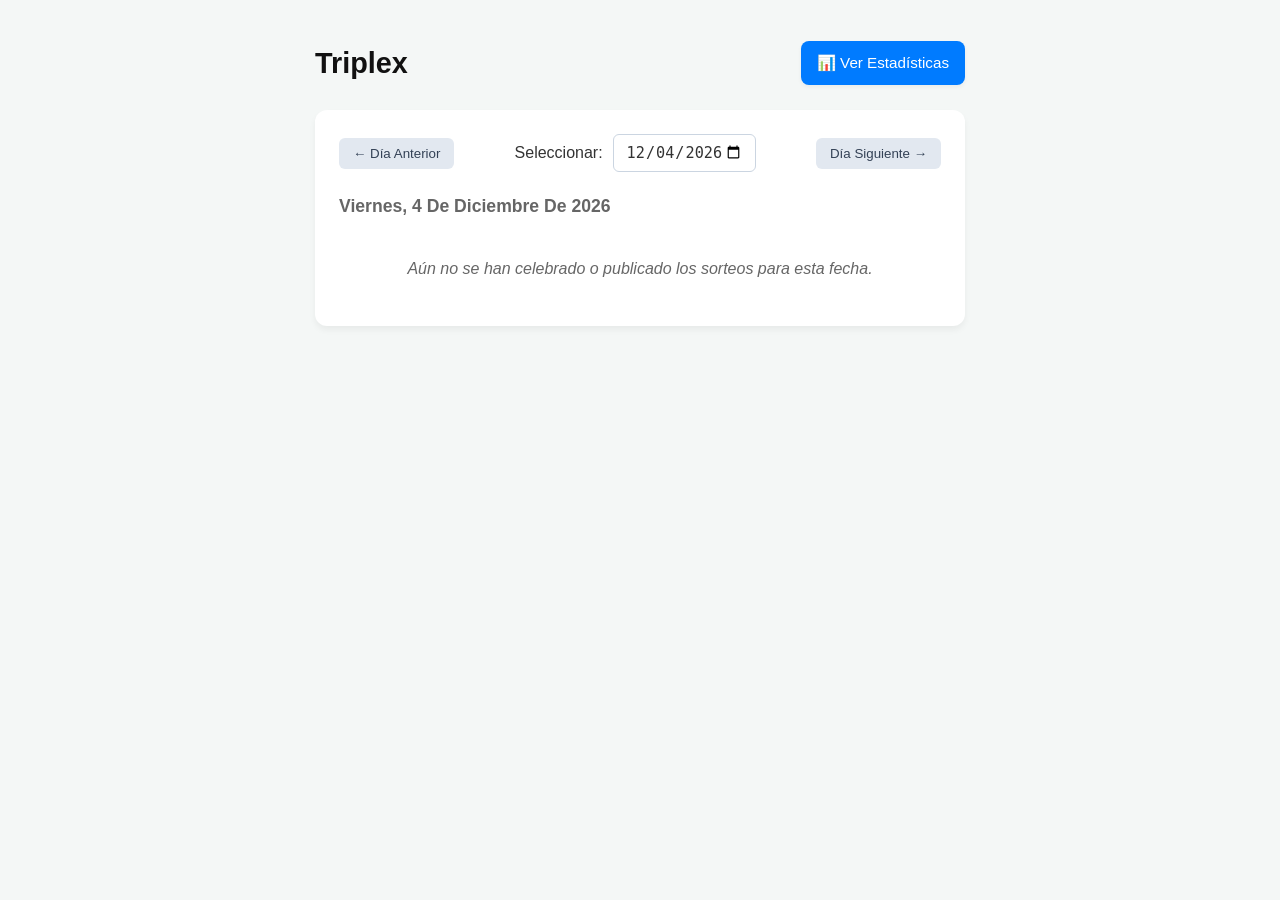
<file: index.html>
<!DOCTYPE html>
<html lang="es">
<head>
    <meta charset="UTF-8">
    <meta name="viewport" content="width=device-width, initial-scale=1.0">
    <title>Resultados Triplex</title>
    <style>
        :root {
            --primary-color: #007bff;
            --primary-hover: #0056b3;
            --bg-color: #f4f7f6;
            --card-bg: #ffffff;
            --text-color: #333333;
            --text-secondary: #666666;
            --border-color: #edf2f7;
        }

        body {
            font-family: -apple-system, BlinkMacSystemFont, "Segoe UI", Roboto, Helvetica, Arial, sans-serif;
            max-width: 650px;
            margin: 40px auto;
            padding: 0 20px;
            background-color: var(--bg-color);
            color: var(--text-color);
            line-height: 1.6;
        }

        header {
            display: flex;
            justify-content: space-between;
            align-items: center;
            margin-bottom: 24px;
        }

        h1 {
            margin: 0;
            font-size: 1.8rem;
            color: #111;
        }

        .btn-stats {
            background-color: var(--primary-color);
            color: white;
            padding: 10px 16px;
            border-radius: 8px;
            text-decoration: none;
            font-weight: 500;
            font-size: 0.95rem;
            transition: background 0.2s ease;
            box-shadow: 0 2px 4px rgba(0,0,0,0.05);
        }

        .btn-stats:hover {
            background-color: var(--primary-hover);
        }

        .card {
            background-color: var(--card-bg);
            padding: 24px;
            border-radius: 12px;
            box-shadow: 0 4px 6px rgba(0,0,0,0.05);
            margin-bottom: 20px;
        }

        .controls {
            display: flex;
            justify-content: space-between;
            align-items: center;
            margin-bottom: 20px;
            gap: 10px;
            flex-wrap: wrap;
        }

        .date-picker-wrapper {
            display: flex;
            align-items: center;
            gap: 10px;
        }

        input[type="date"] {
            padding: 8px 12px;
            border: 1px solid #cbd5e1;
            border-radius: 6px;
            font-size: 0.95rem;
            background-color: #fff;
            color: var(--text-color);
        }

        .btn-nav {
            background-color: #e2e8f0;
            border: none;
            padding: 8px 14px;
            border-radius: 6px;
            cursor: pointer;
            font-weight: 500;
            color: #334155;
            transition: background 0.2s;
        }

        .btn-nav:hover {
            background-color: #cbd5e1;
        }

        .date-title {
            font-size: 1.1rem;
            color: var(--text-secondary);
            margin-top: 0;
            margin-bottom: 16px;
            text-transform: capitalize;
            font-weight: 600;
        }

        .sorteos-list {
            display: flex;
            flex-direction: column;
            gap: 12px;
        }

        .sorteo-item {
            display: flex;
            justify-content: space-between;
            align-items: center;
            padding: 12px 16px;
            background-color: #fafbfc;
            border: 1px solid var(--border-color);
            border-radius: 8px;
        }

        .sorteo-label {
            font-weight: 600;
            color: var(--text-secondary);
        }

        .sorteo-number {
            font-size: 1.3rem;
            font-weight: bold;
            letter-spacing: 2px;
            color: #111;
            background-color: #e9ecef;
            padding: 4px 12px;
            border-radius: 6px;
        }

        .status-message {
            text-align: center;
            color: var(--text-secondary);
            font-style: italic;
            padding: 20px 0;
        }

        .official-link-container {
            margin-top: 20px;
            text-align: right;
        }

        .official-link {
            color: var(--primary-color);
            text-decoration: none;
            font-size: 0.9rem;
        }

        .official-link:hover {
            text-decoration: underline;
        }
    </style>
</head>
<body>

    <header>
        <h1>Triplex</h1>
        <a href="stats.html" class="btn-stats">📊 Ver Estadísticas</a>
    </header>

    <div class="card">
        <!-- Controles para cambiar de día -->
        <div class="controls">
            <button id="btn-ayer" class="btn-nav">← Día Anterior</button>
            <div class="date-picker-wrapper">
                <label for="selector-fecha">Seleccionar:</label>
                <input type="date" id="selector-fecha">
            </div>
            <button id="btn-mañana" class="btn-nav">Día Siguiente →</button>
        </div>

        <h2 id="fecha-actual" class="date-title">Cargando fecha...</h2>
        <div id="resultados-container" class="status-message">
            Cargando resultados...
        </div>
        <div id="enlace-oficial-container" class="official-link-container" style="display: none;">
            <a id="link-oficial" href="#" target="_blank" class="official-link">Ver fuente oficial de la ONCE ↗</a>
        </div>
    </div>

    <script>
        let historicoData = {};

        // Función segura para obtener la fecha local exacta YYYY-MM-DD sin desfases de UTC
        function obtenerFechaLocalStr(date = new Date()) {
            const year = date.getFullYear();
            const month = String(date.getMonth() + 1).padStart(2, '0');
            const day = String(date.getDate()).padStart(2, '0');
            return `${year}-${month}-${day}`;
        }

        async function inicializar() {
            try {
                const response = await fetch('data/historico2026.json');
                if (!response.ok) throw new Error('No se pudo cargar el archivo histórico');
                
                historicoData = await response.json();

                const hoyStr = obtenerFechaLocalStr();

                const inputFecha = document.getElementById('selector-fecha');
                inputFecha.value = hoyStr;
                inputFecha.max = hoyStr; // Limitar selección hasta hoy

                mostrarResultados(hoyStr);

                inputFecha.addEventListener('change', (e) => {
                    mostrarResultados(e.target.value);
                });

                document.getElementById('btn-ayer').addEventListener('click', () => {
                    cambiarDias(-1);
                });

                document.getElementById('btn-mañana').addEventListener('click', () => {
                    cambiarDias(1);
                });

            } catch (error) {
                console.error("Error al cargar el histórico:", error);
                document.getElementById('resultados-container').innerHTML = 'No se pudo cargar el archivo <code>data/historico2026.json</code>.';
            }
        }

        function cambiarDias(offset) {
            const inputFecha = document.getElementById('selector-fecha');
            if (!inputFecha.value) return;

            const [year, month, day] = inputFecha.value.split('-').map(Number);
            // Creamos la fecha respetando estrictamente el huso horario local
            const fechaActual = new Date(year, month - 1, day);
            fechaActual.setDate(fechaActual.getDate() + offset);

            const nuevaFechaStr = obtenerFechaLocalStr(fechaActual);
            
            // No permitir ir más allá de hoy
            const hoyStr = obtenerFechaLocalStr();
            if (nuevaFechaStr > hoyStr) return;

            inputFecha.value = nuevaFechaStr;
            mostrarResultados(nuevaFechaStr);
        }

        function mostrarResultados(dateStr) {
            const container = document.getElementById('resultados-container');
            const fechaTitulo = document.getElementById('fecha-actual');
            const enlaceContainer = document.getElementById('enlace-oficial-container');
            const linkOficial = document.getElementById('link-oficial');

            // Formatear título amigable evitando problemas de desfase de zona horaria
            const [year, month, day] = dateStr.split('-').map(Number);
            const fechaObj = new Date(year, month - 1, day);
            const opcionesFecha = { weekday: 'long', year: 'numeric', month: 'long', day: 'numeric' };
            fechaTitulo.innerText = fechaObj.toLocaleDateString('es-ES', opcionesFecha);

            const datosDia = historicoData[dateStr];

            if (datosDia && datosDia.values && datosDia.values.some(v => v !== null)) {
                let html = '<div class="sorteos-list">';
                const nombresSorteos = [
                    "Primer Sorteo",
                    "Segundo Sorteo",
                    "Tercer Sorteo",
                    "Cuarto Sorteo",
                    "Quinto Sorteo"
                ];

                datosDia.values.forEach((valor, index) => {
                    if (valor) {
                        html += `
                            <div class="sorteo-item">
                                <span class="sorteo-label">${nombresSorteos[index]}</span>
                                <span class="sorteo-number">${valor}</span>
                            </div>
                        `;
                    }
                });
                html += '</div>';

                container.innerHTML = html;

                if (datosDia.officialUrl) {
                    linkOficial.href = datosDia.officialUrl;
                    enlaceContainer.style.display = 'block';
                } else {
                    enlaceContainer.style.display = 'none';
                }

            } else {
                container.innerHTML = 'Aún no se han celebrado o publicado los sorteos para esta fecha.';
                enlaceContainer.style.display = 'none';
            }
        }

        inicializar();
    </script>
</body>
</html>
</file>
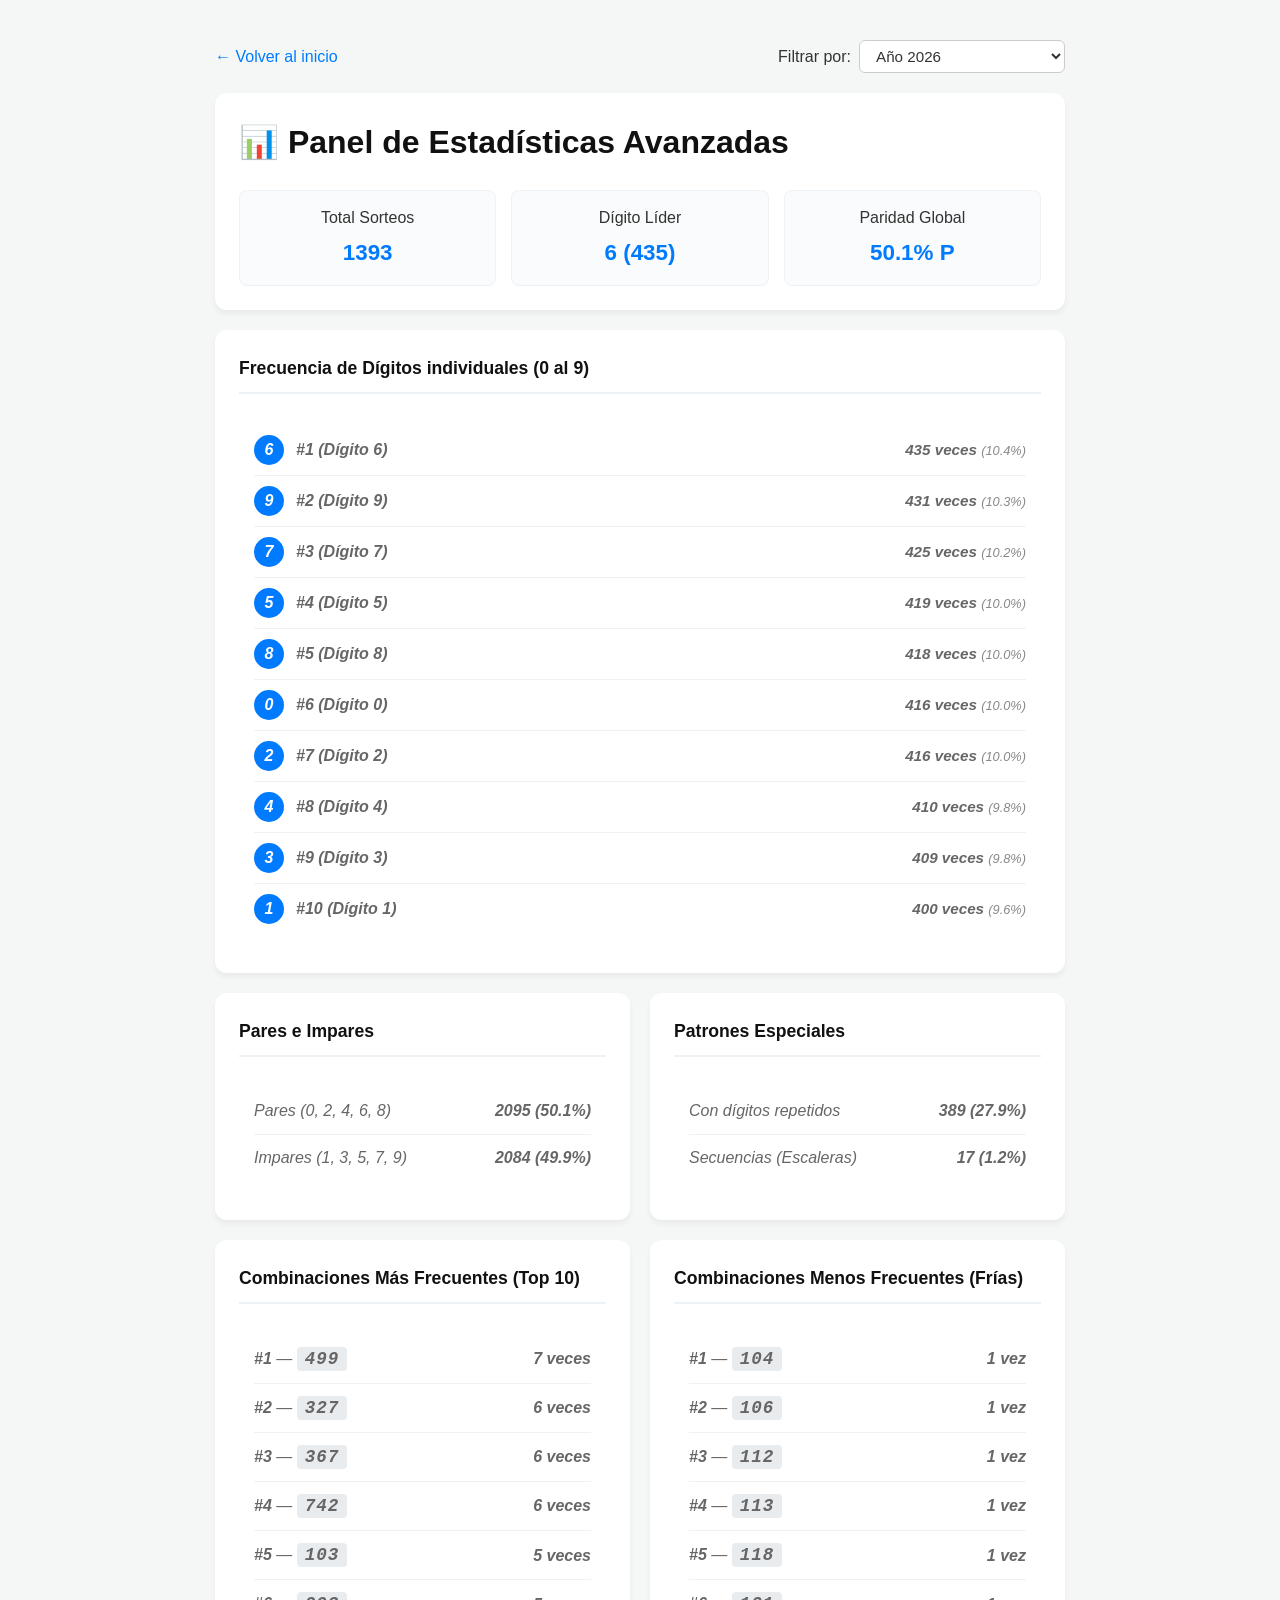
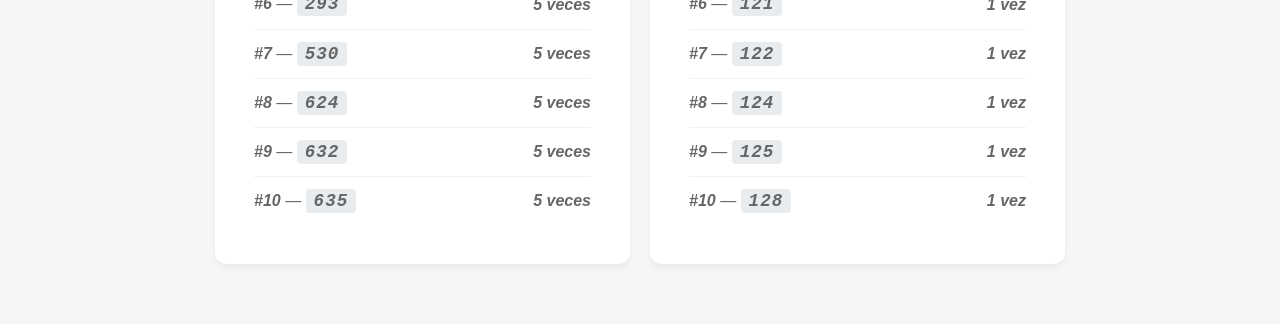
<file: stats.html>
<!DOCTYPE html>
<html lang="es">
<head>
    <meta charset="UTF-8">
    <meta name="viewport" content="width=device-width, initial-scale=1.0">
    <title>Estadísticas Avanzadas - Triplex</title>
    <style>
        :root {
            --primary-color: #007bff;
            --bg-color: #f4f7f6;
            --card-bg: #ffffff;
            --text-color: #333333;
            --text-secondary: #666666;
            --border-color: #edf2f7;
        }

        body {
            font-family: -apple-system, BlinkMacSystemFont, "Segoe UI", Roboto, Helvetica, Arial, sans-serif;
            max-width: 850px;
            margin: 40px auto;
            padding: 0 20px;
            background-color: var(--bg-color);
            color: var(--text-color);
            line-height: 1.6;
        }

        .header-container {
            display: flex;
            justify-content: space-between;
            align-items: center;
            flex-wrap: wrap;
            gap: 15px;
            margin-bottom: 20px;
        }

        .back-link { 
            text-decoration: none; 
            color: var(--primary-color); 
            font-weight: 500; 
        }
        .back-link:hover { text-decoration: underline; }

        .filter-container {
            display: flex;
            align-items: center;
            gap: 8px;
            font-weight: 500;
        }

        .filter-container select {
            padding: 6px 12px;
            border-radius: 6px;
            border: 1px solid #ccc;
            background-color: white;
            font-size: 0.95rem;
            color: var(--text-color);
            cursor: pointer;
        }

        .card { 
            background: var(--card-bg); 
            padding: 24px; 
            border-radius: 12px; 
            box-shadow: 0 4px 6px rgba(0,0,0,0.05); 
            margin-bottom: 20px; 
        }

        h1, h2 { margin-top: 0; color: #111; }
        h2 { font-size: 1.1rem; border-bottom: 2px solid var(--border-color); padding-bottom: 10px; margin-bottom: 16px; }

        .summary-box {
            display: flex;
            justify-content: space-around;
            text-align: center;
            gap: 15px;
            flex-wrap: wrap;
        }

        .summary-item {
            background: #fafbfc;
            padding: 14px;
            border-radius: 8px;
            border: 1px solid var(--border-color);
            flex: 1;
            min-width: 130px;
        }

        .summary-number {
            font-size: 1.4rem;
            font-weight: bold;
            color: var(--primary-color);
            display: block;
            margin-top: 5px;
        }

        .stat-row { 
            display: flex; 
            align-items: center; 
            justify-content: space-between; 
            padding: 10px 0; 
            border-bottom: 1px solid var(--border-color); 
        }
        .stat-row:last-child { border-bottom: none; }

        .digit-info {
            display: flex;
            align-items: center;
            gap: 12px;
            font-weight: 600;
        }

        .digit-badge { 
            background: var(--primary-color); 
            color: white; 
            width: 30px; 
            height: 30px; 
            display: inline-flex; 
            align-items: center; 
            justify-content: center; 
            border-radius: 50%; 
            font-weight: bold; 
        }

        .stat-count {
            text-align: right;
            font-size: 0.95rem;
            color: var(--text-secondary);
        }

        .grid-2 {
            display: grid;
            grid-template-columns: 1fr 1fr;
            gap: 20px;
        }

        @media (max-width: 700px) {
            .grid-2 { grid-template-columns: 1fr; }
        }

        .loading { color: var(--text-secondary); font-style: italic; text-align: center; padding: 15px; }
        
        .number-badge {
            font-family: monospace;
            font-size: 1.1rem;
            font-weight: bold;
            background: #e9ecef;
            padding: 2px 8px;
            border-radius: 4px;
            letter-spacing: 1px;
        }
    </style>
</head>
<body>

    <div class="header-container">
        <a href="index.html" class="back-link">← Volver al inicio</a>
        <div class="filter-container">
            <label for="filterSelect">Filtrar por:</label>
            <select id="filterSelect" onchange="cargarEstadisticasAvanzadas()">
                <option value="semana">Última semana</option>
                <option value="mes">Este mes</option>
                <option value="2026" selected>Año 2026</option>
                <option value="todos">Todos los años (Global)</option>
            </select>
        </div>
    </div>
    
    <div class="card">
        <h1>📊 Panel de Estadísticas Avanzadas</h1>
        <p id="total-sorteos" class="loading">Cargando y analizando datos históricos...</p>
        
        <div class="summary-box" id="summary-container" style="display: none;">
            <div class="summary-item">
                <span>Total Sorteos</span>
                <span id="lbl-total-sorteos" class="summary-number">0</span>
            </div>
            <div class="summary-item">
                <span>Dígito Líder</span>
                <span id="lbl-top-digit" class="summary-number">-</span>
            </div>
            <div class="summary-item">
                <span>Paridad Global</span>
                <span id="lbl-par-impar" class="summary-number">-</span>
            </div>
        </div>
    </div>

    <div class="card">
        <h2>Frecuencia de Dígitos individuales (0 al 9)</h2>
        <div id="ranking-container" class="loading">Calculando frecuencias...</div>
    </div>

    <div class="grid-2">
        <div class="card">
            <h2>Pares e Impares</h2>
            <div id="paridad-container" class="loading">Calculando paridad...</div>
        </div>

        <div class="card">
            <h2>Patrones Especiales</h2>
            <div id="patrones-container" class="loading">Calculando patrones...</div>
        </div>
    </div>

    <div class="grid-2">
        <div class="card">
            <h2>Combinaciones Más Frecuentes (Top 10)</h2>
            <div id="sorteos-repetidos-container" class="loading">Calculando combinaciones...</div>
        </div>

        <div class="card">
            <h2>Combinaciones Menos Frecuentes (Frías)</h2>
            <div id="sorteos-frios-container" class="loading">Calculando combinaciones...</div>
        </div>
    </div>

    <script>
        async function cargarEstadisticasAvanzadas() {
            const filtro = document.getElementById('filterSelect').value;
            const containerSorteos = document.getElementById('total-sorteos');
            containerSorteos.style.display = 'block';
            containerSorteos.innerText = 'Cargando y analizando datos históricos...';
            document.getElementById('summary-container').style.display = 'none';

            try {
                // Descargamos el histórico de 2026 (y se pueden añadir más en el futuro ej: historico2027.json)
                const archivosACargar = ['data/historico2026.json'];
                let historicoGlobal = {};

                for (const archivo of archivosACargar) {
                    try {
                        const response = await fetch(archivo);
                        if (response.ok) {
                            const datosAnio = await response.json();
                            historicoGlobal = { ...historicoGlobal, ...datosAnio };
                        }
                    } catch (e) {
                        console.warn(`No se pudo cargar el archivo: ${archivo}`);
                    }
                }

                // Filtrar datos según la opción seleccionada del desplegable
                const fechasFiltradas = Object.keys(historicoGlobal).filter(fechaStr => {
                    const [y, m, d] = fechaStr.split('-').map(Number);
                    const fechaItem = new Date(y, m - 1, d);
                    const ahora = new Date();

                    if (filtro === 'semana') {
                        const hace7Dias = new Date();
                        hace7Dias.setDate(ahora.getDate() - 7);
                        return fechaItem >= hace7Dias && fechaItem <= ahora;
                    } else if (filtro === 'mes') {
                        return m === (ahora.getMonth() + 1) && y === ahora.getFullYear();
                    } else if (filtro !== 'todos') {
                        // Es un año específico (ej: "2026")
                        return y.toString() === filtro;
                    }
                    return true; // "todos"
                });

                const frecuencias = { 0:0, 1:0, 2:0, 3:0, 4:0, 5:0, 6:0, 7:0, 8:0, 9:0 };
                const combinacionesCompletas = {};
                let totalSorteosValidos = 0;
                let totalDigitosAnalizados = 0;
                let paresCount = 0;
                let imparesCount = 0;
                let doblesCount = 0;
                let escalerasCount = 0;

                fechasFiltradas.forEach(fecha => {
                    const item = historicoGlobal[fecha];
                    if (item && item.values) {
                        item.values.forEach(sorteo => {
                            if (sorteo && sorteo.length === 3) {
                                totalSorteosValidos++;
                                
                                combinacionesCompletas[sorteo] = (combinacionesCompletas[sorteo] || 0) + 1;

                                const d1 = parseInt(sorteo[0], 10);
                                const d2 = parseInt(sorteo[1], 10);
                                const d3 = parseInt(sorteo[2], 10);

                                if (d1 === d2 || d2 === d3 || d1 === d3) {
                                    doblesCount++;
                                }

                                if ((d2 === d1 + 1 && d3 === d2 + 1) || (d2 === d1 - 1 && d3 === d2 - 1)) {
                                    escalerasCount++;
                                }

                                for (const digitoStr of sorteo) {
                                    const d = parseInt(digitoStr, 10);
                                    if (!isNaN(d)) {
                                        frecuencias[d]++;
                                        totalDigitosAnalizados++;

                                        if (d % 2 === 0) paresCount++;
                                        else imparesCount++;
                                    }
                                }
                            }
                        });
                    }
                });

                if (totalSorteosValidos === 0) {
                    containerSorteos.innerText = 'No hay suficientes datos registrados para el filtro seleccionado.';
                    document.getElementById('ranking-container').innerHTML = '<div class="loading">Sin datos</div>';
                    document.getElementById('paridad-container').innerHTML = '<div class="loading">Sin datos</div>';
                    document.getElementById('patrones-container').innerHTML = '<div class="loading">Sin datos</div>';
                    document.getElementById('sorteos-repetidos-container').innerHTML = '<div class="loading">Sin datos</div>';
                    document.getElementById('sorteos-frios-container').innerHTML = '<div class="loading">Sin datos</div>';
                    return;
                }

                containerSorteos.style.display = 'none';
                document.getElementById('summary-container').style.display = 'flex';
                document.getElementById('lbl-total-sorteos').innerText = totalSorteosValidos;

                const ranking = Object.entries(frecuencias).sort((a, b) => b[1] - a[1]);
                document.getElementById('lbl-top-digit').innerText = `${ranking[0][0]} (${ranking[0][1]})`;

                const totalParImpar = paresCount + imparesCount;
                const porcpares = totalParImpar > 0 ? ((paresCount / totalParImpar) * 100).toFixed(1) : 0;
                const porcimpares = totalParImpar > 0 ? ((imparesCount / totalParImpar) * 100).toFixed(1) : 0;
                document.getElementById('lbl-par-impar').innerText = `${porcpares}% P`;

                // Renderizar ranking de dígitos
                let htmlRanking = '';
                ranking.forEach(([digito, count], index) => {
                    const porcentajeTotal = totalDigitosAnalizados > 0 ? ((count / totalDigitosAnalizados) * 100).toFixed(1) : 0;
                    
                    htmlRanking += `
                        <div class="stat-row">
                            <div class="digit-info">
                                <span class="digit-badge">${digito}</span>
                                <span>#${index + 1} (Dígito ${digito})</span>
                            </div>
                            <div class="stat-count">
                                <strong>${count} veces</strong> <span style="font-size:0.8rem; color:#888;">(${porcentajeTotal}%)</span>
                            </div>
                        </div>
                    `;
                });
                document.getElementById('ranking-container').innerHTML = htmlRanking;

                document.getElementById('paridad-container').innerHTML = `
                    <div class="stat-row">
                        <span>Pares (0, 2, 4, 6, 8)</span>
                        <strong>${paresCount} (${porcpares}%)</strong>
                    </div>
                    <div class="stat-row" style="border-bottom:none;">
                        <span>Impares (1, 3, 5, 7, 9)</span>
                        <strong>${imparesCount} (${porcimpares}%)</strong>
                    </div>
                `;

                const porcDobles = ((doblesCount / totalSorteosValidos) * 100).toFixed(1);
                const porcEscaleras = ((escalerasCount / totalSorteosValidos) * 100).toFixed(1);
                document.getElementById('patrones-container').innerHTML = `
                    <div class="stat-row">
                        <span>Con dígitos repetidos</span>
                        <strong>${doblesCount} (${porcDobles}%)</strong>
                    </div>
                    <div class="stat-row" style="border-bottom:none;">
                        <span>Secuencias (Escaleras)</span>
                        <strong>${escalerasCount} (${porcEscaleras}%)</strong>
                    </div>
                `;

                // Top 10 Más Frecuentes
                const topCombinaciones = Object.entries(combinacionesCompletas)
                    .sort((a, b) => b[1] - a[1])
                    .slice(0, 10);

                let htmlCombinaciones = '';
                topCombinaciones.forEach(([sorteoNum, count], index) => {
                    htmlCombinaciones += `
                        <div class="stat-row">
                            <span><strong>#${index + 1}</strong> — <span class="number-badge">${sorteoNum}</span></span>
                            <strong>${count} ${count === 1 ? 'vez' : 'veces'}</strong>
                        </div>
                    `;
                });
                document.getElementById('sorteos-repetidos-container').innerHTML = htmlCombinaciones || '<div class="loading">Sin datos</div>';

                // Top 10 Menos Frecuentes (Frías)
                const friasCombinaciones = Object.entries(combinacionesCompletas)
                    .sort((a, b) => a[1] - b[1])
                    .slice(0, 10);

                let htmlFrias = '';
                friasCombinaciones.forEach(([sorteoNum, count], index) => {
                    htmlFrias += `
                        <div class="stat-row">
                            <span><strong>#${index + 1}</strong> — <span class="number-badge">${sorteoNum}</span></span>
                            <strong>${count} ${count === 1 ? 'vez' : 'veces'}</strong>
                        </div>
                    `;
                });
                document.getElementById('sorteos-frios-container').innerHTML = htmlFrias || '<div class="loading">Sin datos</div>';

            } catch (error) {
                console.error(error);
                containerSorteos.innerText = 'Error al procesar los archivos históricos.';
            }
        }

        cargarEstadisticasAvanzadas();
    </script>
</body>
</html>
</file>
